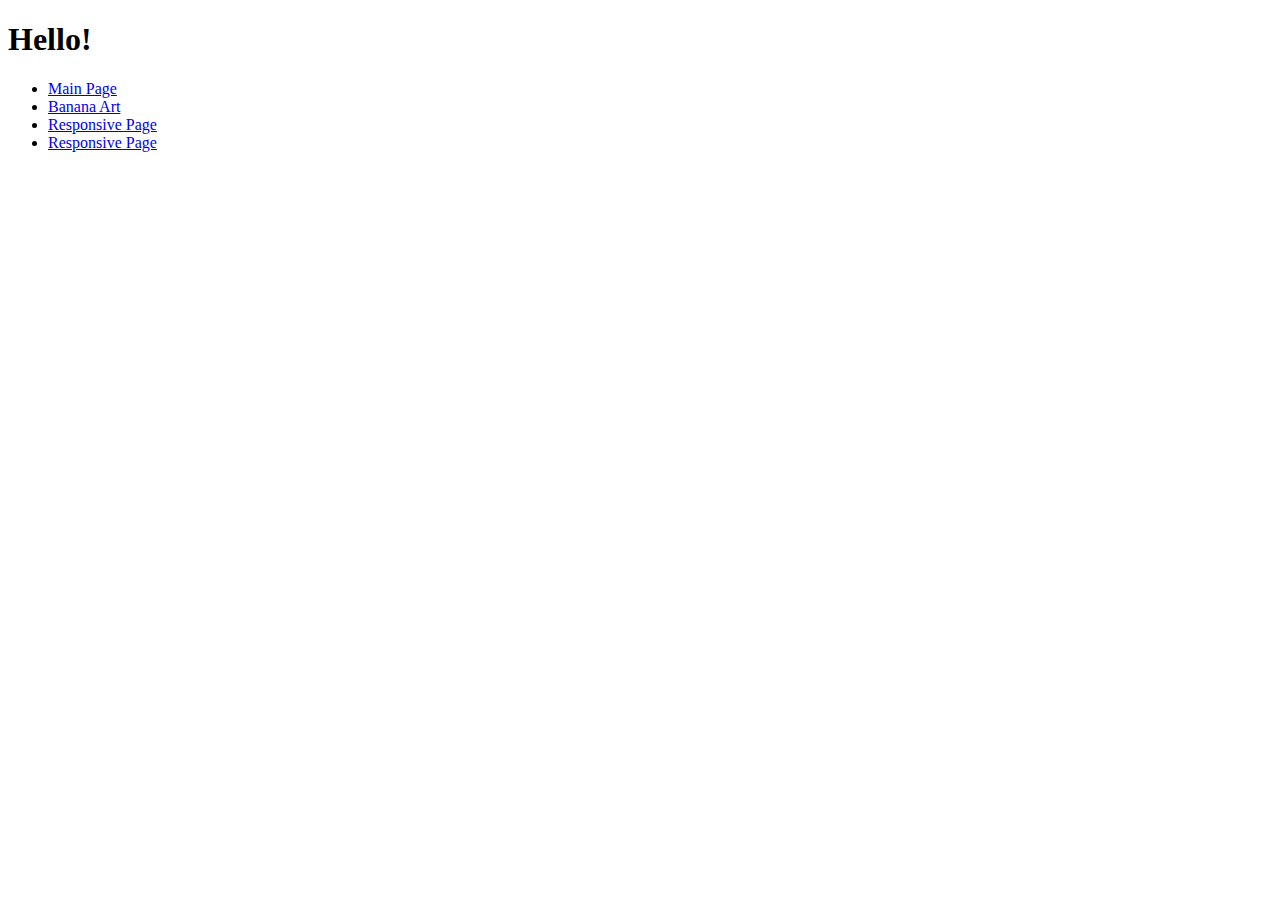
<file: index.html>
<!DOCTYPE html>
<html lang="en" dir="ltr">
  <head>
    <meta charset="utf-8" />
    <title>Welcome to Fall 2022</title>
  </head>
  <body>
    <h1>Hello!</h1>
    <ul>
      <li><a href="/MDes-Fall2022/week1/index.html">Main Page</a></li>
      <li><a href="/MDes-Fall2022/week1/homework.html">Banana Art</a></li>
      <li><a href="/MDes-Fall2022/week2/index.html">Responsive Page</a></li>
      <li><a href="/MDes-Fall2022/week3/index.html">Responsive Page</a></li>
    </ul>
  </body>
</html>
</file>
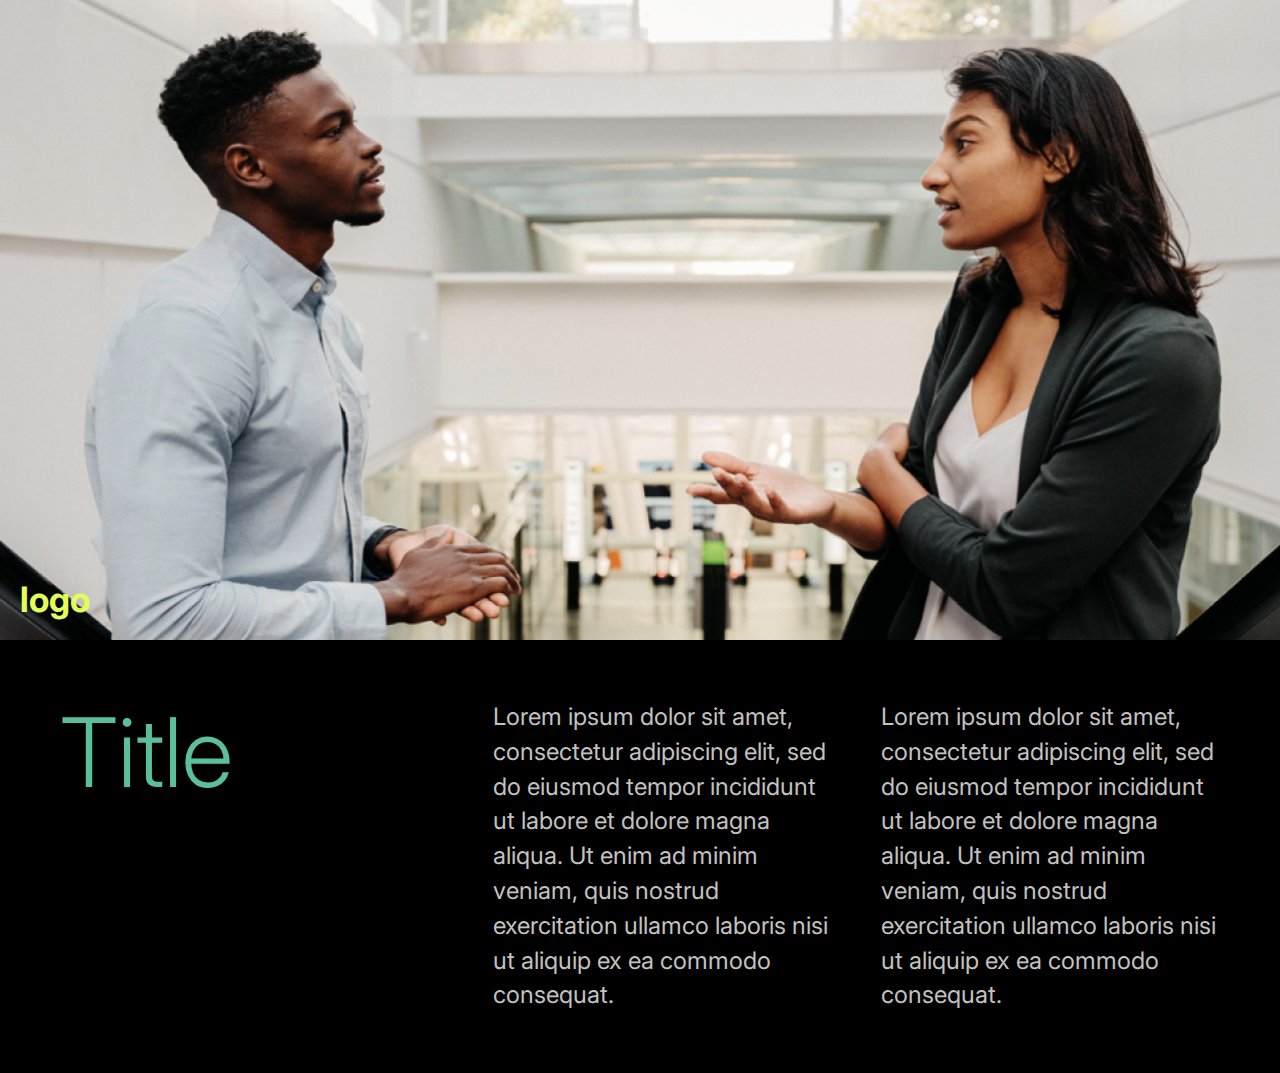
<file: week2/index.html>
<!DOCTYPE html>
<html lang="en" dir="ltr">
  <head>
    <meta charset="utf-8">
    <meta name="viewport" content="width=device-width, initial-scale=1" />

    <!--  CSS -->
    <link rel="preconnect" href="https://fonts.googleapis.com">
    <link rel="preconnect" href="https://fonts.gstatic.com" crossorigin>
    <link href="https://fonts.googleapis.com/css2?family=Open+Sans:ital,wght@0,400;0,700;1,300&display=swap" rel="stylesheet">
    <link href="https://fonts.googleapis.com/css2?family=Inter:wght@300;400;700&display=swap" rel="stylesheet">

    <link rel="stylesheet" href="style.css">



    <title>Responsive Design weith CSS</title>
  </head>
  <body>
      <main class="main">
        <header class="header">
            <div class="logo">
                logo
            </div>
        </header>

        <section class="content">
            <h1 class="title">
              Title
            </h1>

            <div class="box">
              <p class="text">
                Lorem ipsum dolor sit amet, consectetur adipiscing elit, sed do eiusmod tempor incididunt ut labore et dolore magna aliqua. Ut enim ad minim veniam, quis nostrud exercitation ullamco laboris nisi ut aliquip ex ea commodo consequat.
              </p>

              <p class="text">
                Lorem ipsum dolor sit amet, consectetur adipiscing elit, sed do eiusmod tempor incididunt ut labore et dolore magna aliqua. Ut enim ad minim veniam, quis nostrud exercitation ullamco laboris nisi ut aliquip ex ea commodo consequat.
              </p>

          </div>

        </section>





      </main>


















    <!-- <header>
        <nav>
            <ul>
                <li class="current"><a href="#">Week 1</a></li>
                <li><a href="#">Week 2</a></li>
                <li><a href="#">Week 3</a></li>
                <li class="no-bottom-border"><a href="#">Week 4</a></li>
            </ul>
        </nav>
    </header>

    <main>
      <h1>This is a responsive page</h1>
      <h3>Try this out on different devices</h3>
    </main>

    <footer>


    </footer> -->




  </body>
</html>
</file>
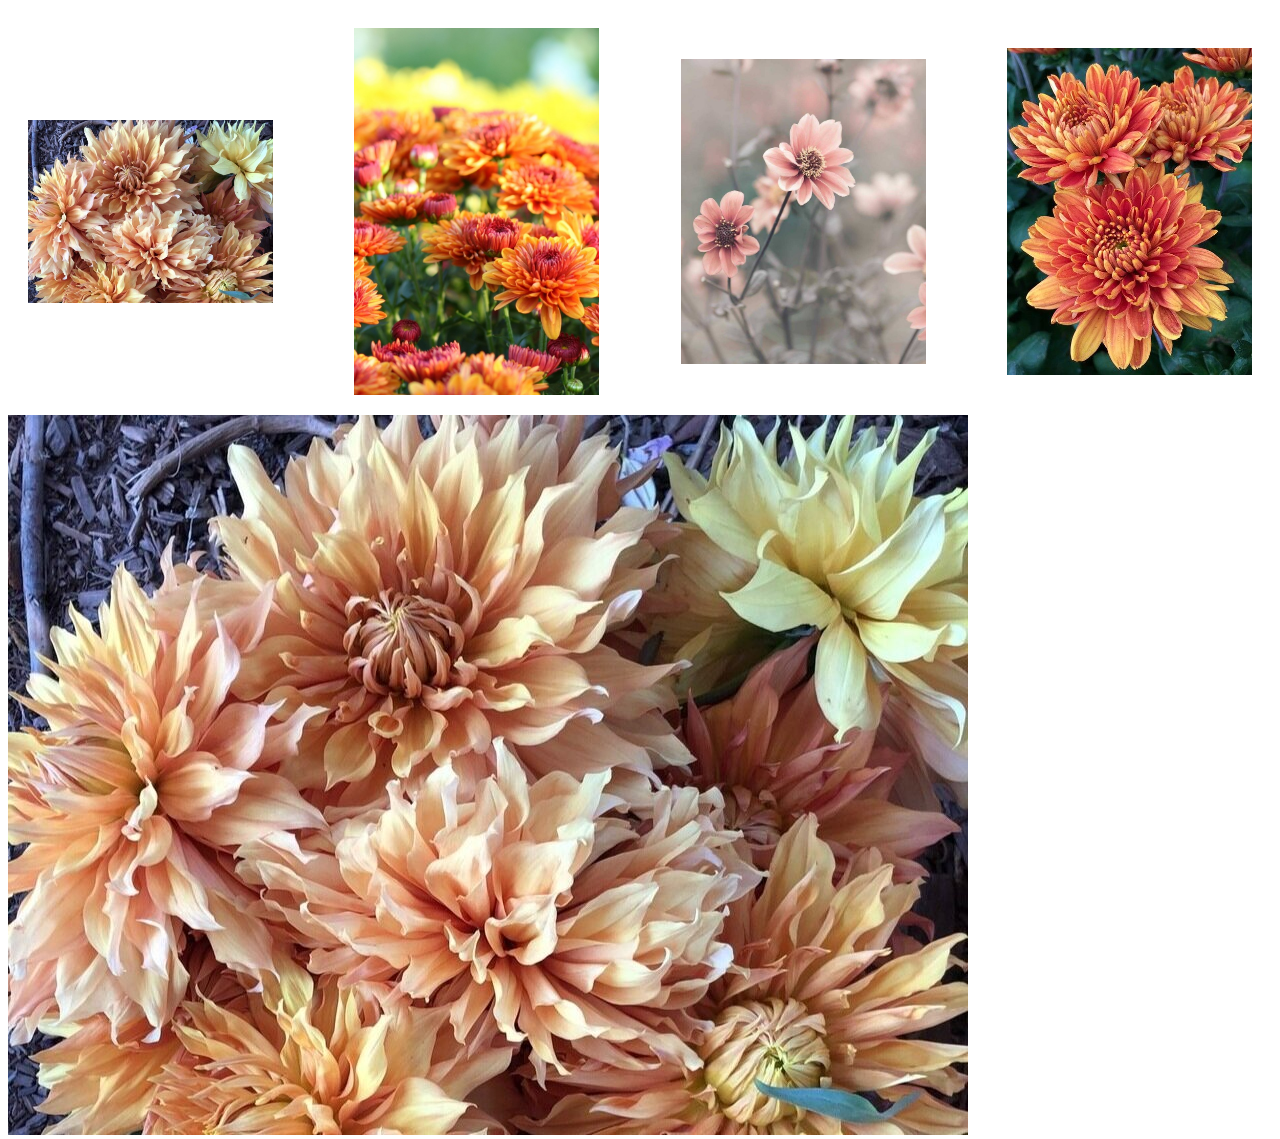
<file: week3/index.html>
<!DOCTYPE html>
<html lang="en" dir="ltr">
  <head>
    <meta charset="utf-8" />
    <meta name="viewport" content="width=device-width, initial-scale=1" />

    <style media="screen">
      main {
        height: 100vh;
      }
    </style>
    <link rel="stylesheet" href="style.css" />

    <title>Buttons doing things</title>
  </head>

  <body>
    <main class="page">
      <header class="header">
        <img src="images/flower1.jpeg" role="button" id="button1" />
        <img src="images/flower2.jpeg" role="button" id="button2" />
        <img src="images/flower3.jpeg" role="button" id="button3" />
        <img src="images/flower4.jpeg" role="button" id="button4" />
      </header>
      <div><img id="image" src="images/flower1.jpeg" /></div>
    </main>

    <script src="script.js"></script>
  </body>
</html>

<!-- <header>
    <button role="button" id="colorChange">Click me</button>
    <button role="button" id="addText">Don't click me</button>
    <button role="button" id="imageBtn">Image!</button>
  </header>
  
  <main id="mainSection"></main> -->
</file>
<file: week3/style.css>
.header {
  display: flex;
  align-items: center;
  justify-content: space-between;
  padding: 20px;
}

.header img {
  max-width: 20%;
  cursor: pointer;
}
</file>
<file: week2/style.css>
/* Reset */
body {
  margin: 0;
  background-color: #000;
  color: #fff;
  font-family: 'Inter', sans-serif;
}

img {
  max-width: 100%;
}

.main {
  max-width: 1440px;
  margin: auto;
}

.header {
  background-image: url(header.png);
  height: 640px;
  display: flex;
  align-items: flex-end;
  padding: 20px;
  box-sizing: border-box;
  background-position: 50% 50%;
  background-size: cover;
}

.logo {
  font-weight: bold;
  color: #E2FD56;
  font-size: 35px;
}

.title {
  font-weight: 300;
  color: #5AC09C;
  font-size: 96px;
  width: 33%;
  line-height: 1.1;
  flex-shrink: 0;
}

.content {
  font-size: 24px;
  color: #C3C2C0;
  line-height: 1.45;
  display: flex;
  padding: 60px;
  gap:50px;
}

.text {
  width: 50%;
}

.box {
  display: flex;
  gap: 50px;
}

@media (max-width: 960px) {
  .title {
    width: 50%;
  }
  .box {
    flex-direction: column;
  }
  .text {
    width: auto;
  }

  .header {
    height: 480px;
  }
  .content {
    padding: 40px;
  }
}

@media (max-width: 600px) {
  .content {
    flex-direction: column;
    padding: 40px 20px 20px 20px;
    gap: 20px;
  }

  .header {
    height: 320px;
  }
  .title {
    font-size: 60px;
  }
  .box {
    gap: 20px;
  }
}

h1, p {
  margin: 0;
}

/* header styles */
/* nav ul {
  list-style: none;
  padding-left: 0;
  margin: 0;
  display: flex;
  flex-direction: column;
}

nav li {
  padding: 20px;
  font-family: 'Open Sans', Arial, sans-serif;
  border-bottom: 1px black solid;
}

.no-bottom-border {
  border-bottom: none;
}

nav li a {
  color: black;
  text-decoration: none;
}

@media (min-width: 600px) {
  nav ul {
    flex-direction: row;
    justify-content: space-between;
  }

  .no-bottom-border {
    border-bottom: 1px solid black;
  }

  .current {
    font-weight: 700;
  }

} */

/* main section styles */

/* h1, h3 {
  font-family: 'Open Sans', sans-serif;
}

h1 {
  font-weight: 400;
  font-size: 48px;
}

h3 {
  font-weight: 300;
  font-style: italic;
  font-size: 24px;
} */
</file>
